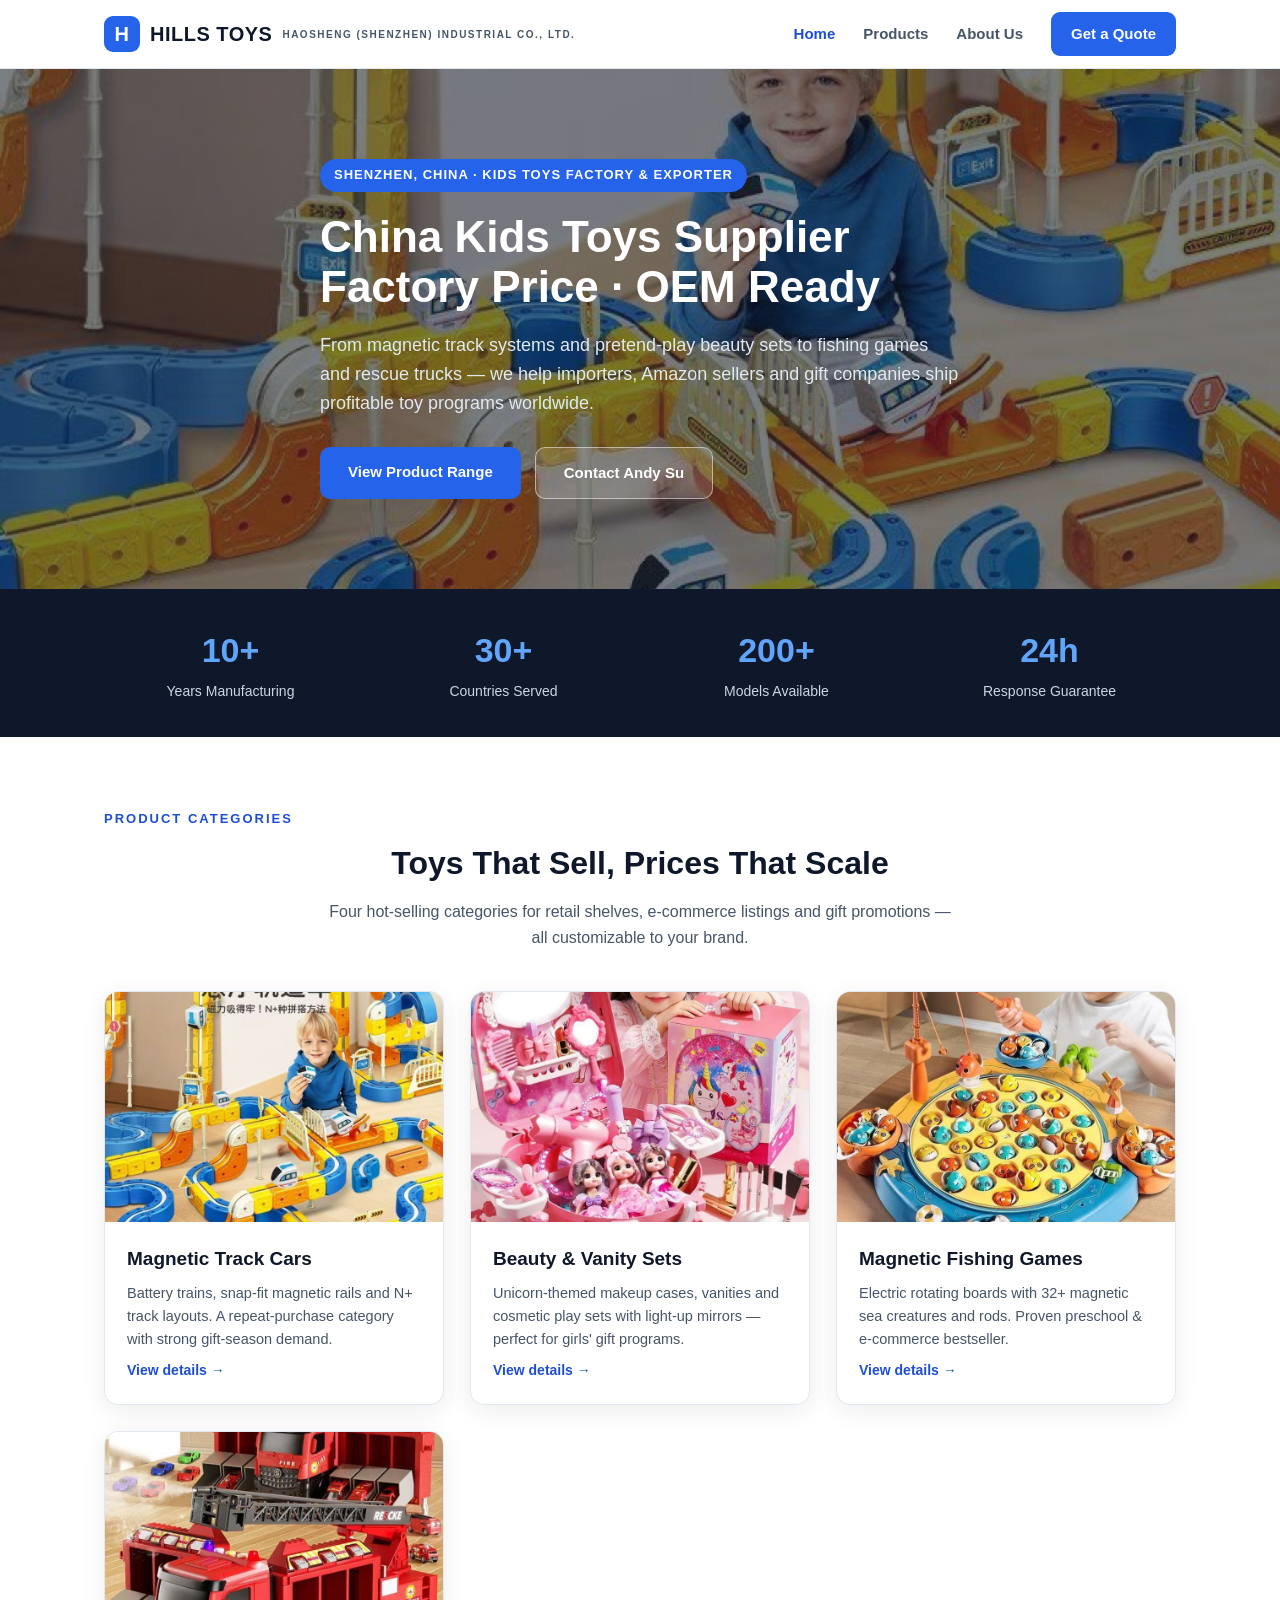
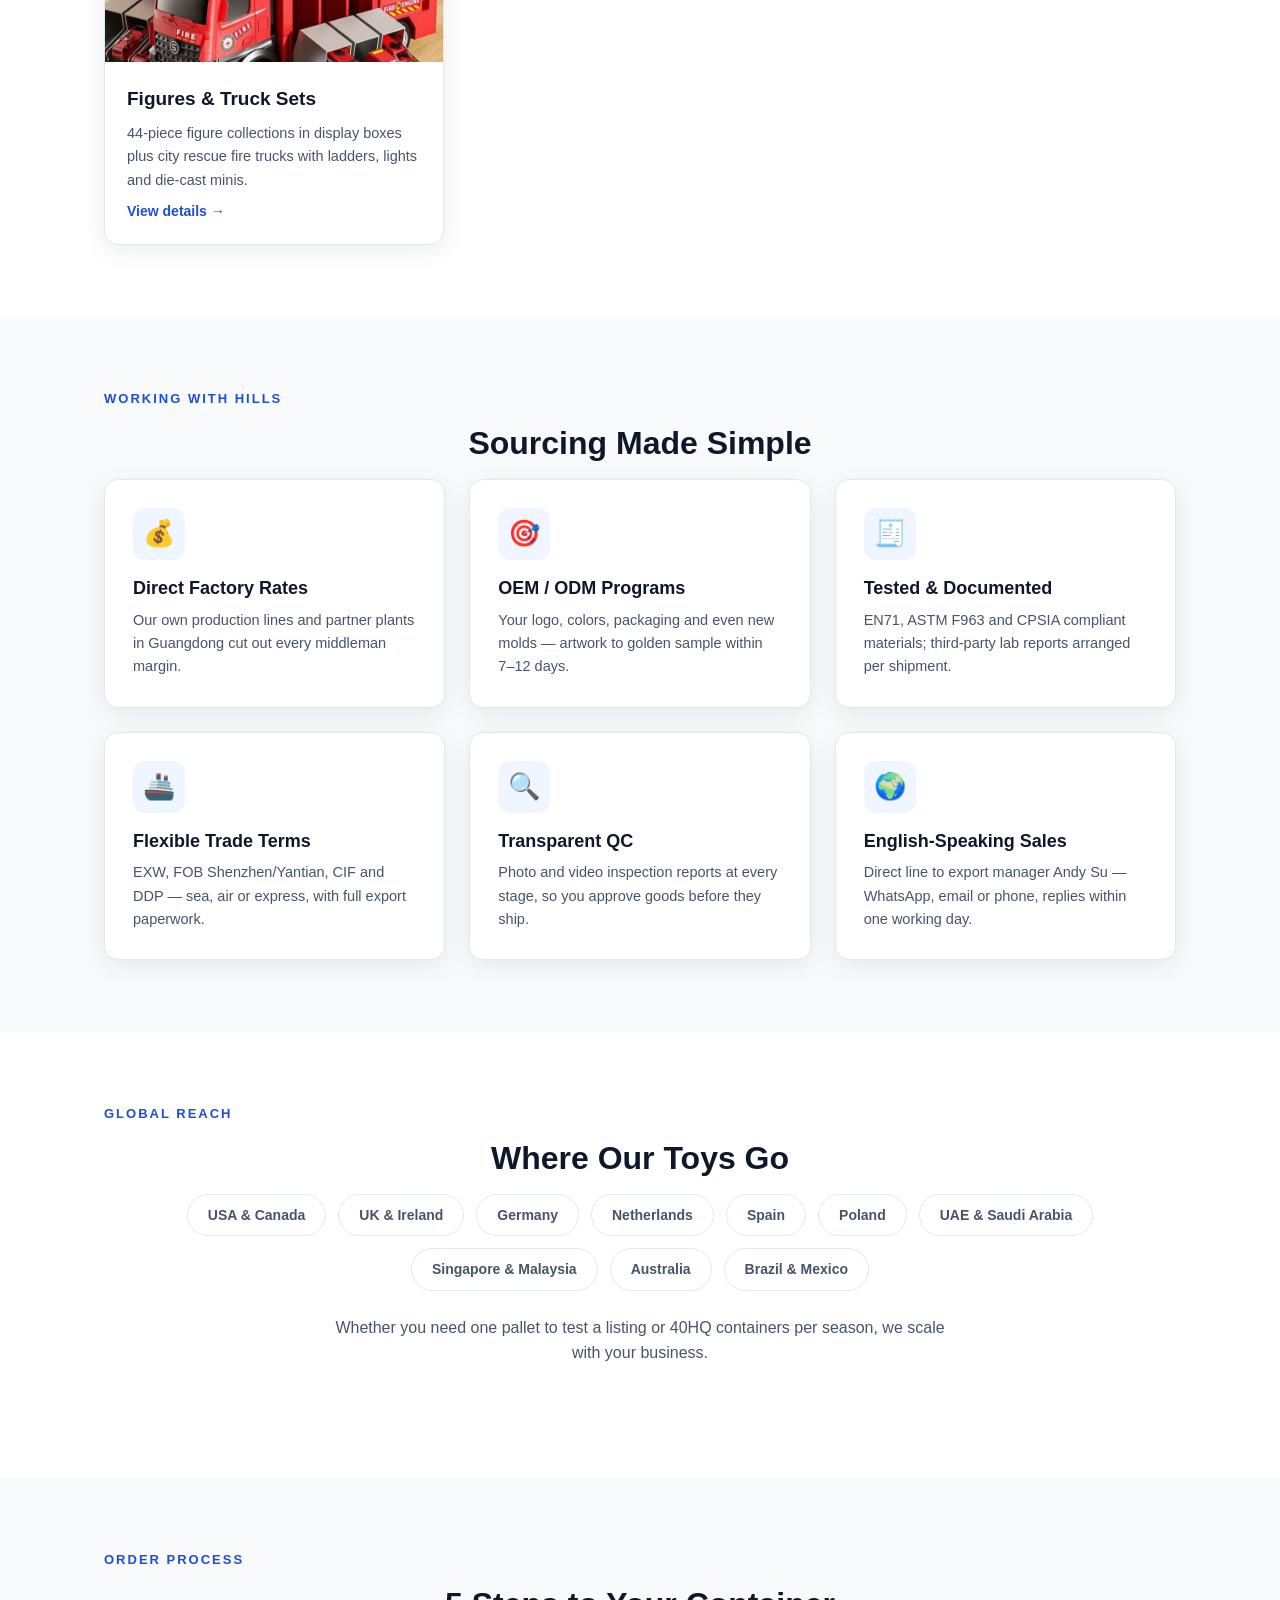
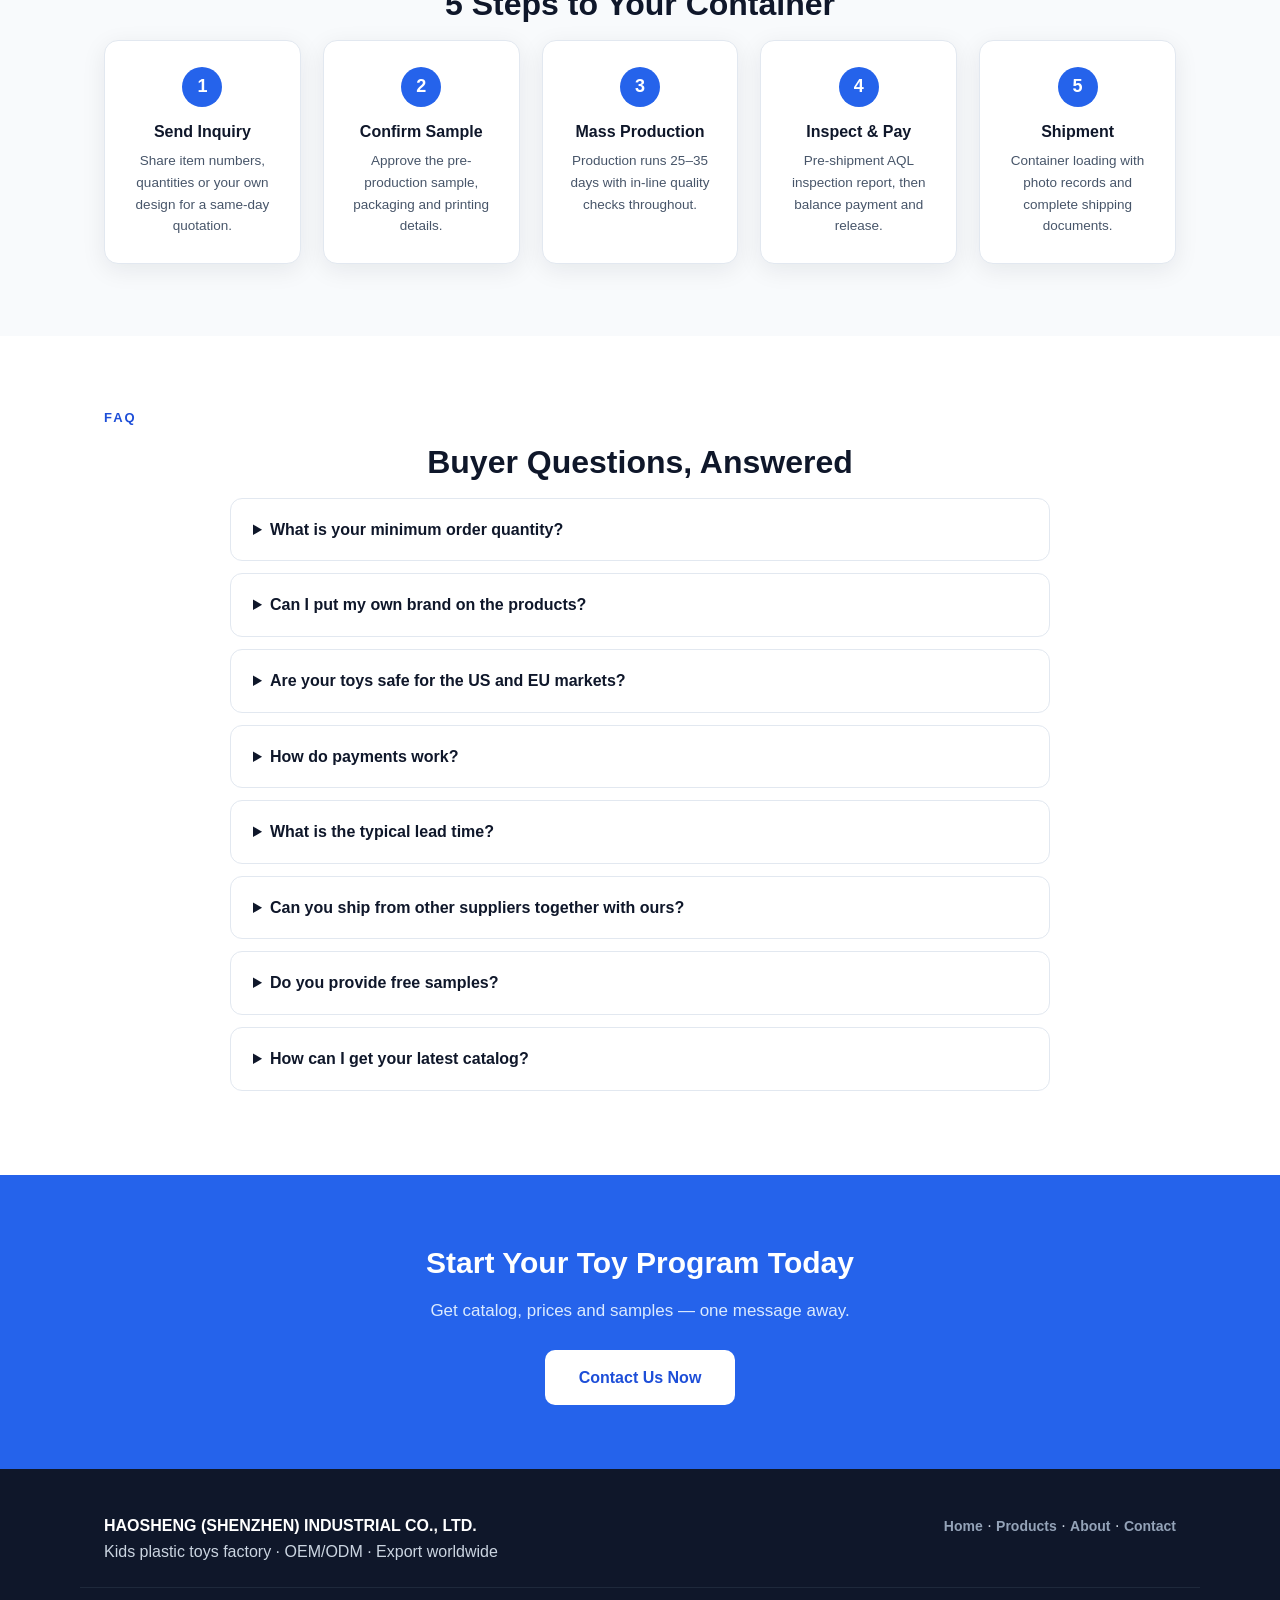
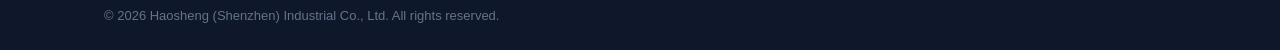
<file: index.html>
<!DOCTYPE html>
<html lang="en">
<head>
<meta charset="UTF-8">
<meta name="viewport" content="width=device-width, initial-scale=1.0">
<title>Kids Toys Wholesale &amp; OEM Supplier | HILLS TOYS — Haosheng (Shenzhen) Industrial Co., Ltd.</title>
<meta name="description" content="Haosheng (Shenzhen) Industrial Co., Ltd. supplies wholesale kids plastic toys: magnetic track car sets, beauty play sets, magnetic fishing games, figure collections and rescue truck playsets. OEM/ODM, factory-direct, export worldwide.">
<link rel="icon" href="data:image/svg+xml,%3Csvg xmlns='http://www.w3.org/2000/svg' viewBox='0 0 32 32'%3E%3Crect width='32' height='32' rx='6' fill='%232563eb'/%3E%3Ctext x='16' y='22' font-size='15' font-family='Arial' font-weight='bold' fill='white' text-anchor='middle'%3EH%3C/text%3E%3C/svg%3E">
<link rel="stylesheet" href="css/style.css">
</head>
<body>

<header class="site-header">
  <div class="container nav-wrap">
    <a href="index.html" class="brand"><span class="brand-mark">H</span> HILLS TOYS <small>HAOSHENG (SHENZHEN) INDUSTRIAL CO., LTD.</small></a>
    <nav class="nav">
      <a href="index.html" class="active">Home</a>
      <a href="products.html">Products</a>
      <a href="about.html">About Us</a>
      <a href="contact.html" class="nav-cta">Get a Quote</a>
    </nav>
  </div>
</header>

<section class="hero" style="background-image:linear-gradient(rgba(15,23,42,.55),rgba(15,23,42,.55)),url('images/magnetic-track.jpg');">
  <div class="container hero-inner">
    <p class="hero-kicker">Shenzhen, China · Kids Toys Factory &amp; Exporter</p>
    <h1>China Kids Toys Supplier<br>Factory Price · OEM Ready</h1>
    <p class="hero-sub">From magnetic track systems and pretend-play beauty sets to fishing games and rescue trucks — we help importers, Amazon sellers and gift companies ship profitable toy programs worldwide.</p>
    <div class="hero-actions">
      <a href="products.html" class="btn btn-primary">View Product Range</a>
      <a href="contact.html" class="btn btn-ghost">Contact Andy Su</a>
    </div>
  </div>
</section>

<section class="stats-bar">
  <div class="container stats-grid">
    <div><strong>10+</strong><span>Years Manufacturing</span></div>
    <div><strong>30+</strong><span>Countries Served</span></div>
    <div><strong>200+</strong><span>Models Available</span></div>
    <div><strong>24h</strong><span>Response Guarantee</span></div>
  </div>
</section>

<section class="section">
  <div class="container">
    <p class="section-kicker">Product Categories</p>
    <h2 class="section-title">Toys That Sell, Prices That Scale</h2>
    <p class="section-sub">Four hot-selling categories for retail shelves, e-commerce listings and gift promotions — all customizable to your brand.</p>
    <div class="card-grid">
      <a class="product-card" href="products.html#magnetic-track">
        <img src="images/magnetic-track.jpg" alt="DIY magnetic track car set for wholesale" loading="lazy">
        <div class="product-card-body">
          <h3>Magnetic Track Cars</h3>
          <p>Battery trains, snap-fit magnetic rails and N+ track layouts. A repeat-purchase category with strong gift-season demand.</p>
          <span class="link-more">View details →</span>
        </div>
      </a>
      <a class="product-card" href="products.html#beauty-sets">
        <img src="images/vanity-case.jpg" alt="Princess vanity beauty play set wholesale" loading="lazy">
        <div class="product-card-body">
          <h3>Beauty &amp; Vanity Sets</h3>
          <p>Unicorn-themed makeup cases, vanities and cosmetic play sets with light-up mirrors — perfect for girls' gift programs.</p>
          <span class="link-more">View details →</span>
        </div>
      </a>
      <a class="product-card" href="products.html#fishing-game">
        <img src="images/fishing-game.jpg" alt="Rotating magnetic fishing game wholesale" loading="lazy">
        <div class="product-card-body">
          <h3>Magnetic Fishing Games</h3>
          <p>Electric rotating boards with 32+ magnetic sea creatures and rods. Proven preschool &amp; e-commerce bestseller.</p>
          <span class="link-more">View details →</span>
        </div>
      </a>
      <a class="product-card" href="products.html#figures-vehicles">
        <img src="images/fire-truck.jpg" alt="Figure collection and fire truck playset wholesale" loading="lazy">
        <div class="product-card-body">
          <h3>Figures &amp; Truck Sets</h3>
          <p>44-piece figure collections in display boxes plus city rescue fire trucks with ladders, lights and die-cast minis.</p>
          <span class="link-more">View details →</span>
        </div>
      </a>
    </div>
  </div>
</section>

<section class="section section-alt">
  <div class="container">
    <p class="section-kicker">Working With Hills</p>
    <h2 class="section-title">Sourcing Made Simple</h2>
    <div class="feature-grid">
      <div class="feature-card"><div class="feature-icon">💰</div><h3>Direct Factory Rates</h3><p>Our own production lines and partner plants in Guangdong cut out every middleman margin.</p></div>
      <div class="feature-card"><div class="feature-icon">🎯</div><h3>OEM / ODM Programs</h3><p>Your logo, colors, packaging and even new molds — artwork to golden sample within 7–12 days.</p></div>
      <div class="feature-card"><div class="feature-icon">🧾</div><h3>Tested &amp; Documented</h3><p>EN71, ASTM F963 and CPSIA compliant materials; third-party lab reports arranged per shipment.</p></div>
      <div class="feature-card"><div class="feature-icon">🚢</div><h3>Flexible Trade Terms</h3><p>EXW, FOB Shenzhen/Yantian, CIF and DDP — sea, air or express, with full export paperwork.</p></div>
      <div class="feature-card"><div class="feature-icon">🔍</div><h3>Transparent QC</h3><p>Photo and video inspection reports at every stage, so you approve goods before they ship.</p></div>
      <div class="feature-card"><div class="feature-icon">🌍</div><h3>English-Speaking Sales</h3><p>Direct line to export manager Andy Su — WhatsApp, email or phone, replies within one working day.</p></div>
    </div>
  </div>
</section>

<section class="section">
  <div class="container">
    <p class="section-kicker">Global Reach</p>
    <h2 class="section-title">Where Our Toys Go</h2>
    <div class="chips">
      <span class="chip">USA &amp; Canada</span><span class="chip">UK &amp; Ireland</span><span class="chip">Germany</span><span class="chip">Netherlands</span><span class="chip">Spain</span><span class="chip">Poland</span><span class="chip">UAE &amp; Saudi Arabia</span><span class="chip">Singapore &amp; Malaysia</span><span class="chip">Australia</span><span class="chip">Brazil &amp; Mexico</span>
    </div>
    <p class="section-sub" style="margin-top:24px;">Whether you need one pallet to test a listing or 40HQ containers per season, we scale with your business.</p>
  </div>
</section>

<section class="section section-alt">
  <div class="container">
    <p class="section-kicker">Order Process</p>
    <h2 class="section-title">5 Steps to Your Container</h2>
    <div class="steps">
      <div class="step"><span class="step-num">1</span><h3>Send Inquiry</h3><p>Share item numbers, quantities or your own design for a same-day quotation.</p></div>
      <div class="step"><span class="step-num">2</span><h3>Confirm Sample</h3><p>Approve the pre-production sample, packaging and printing details.</p></div>
      <div class="step"><span class="step-num">3</span><h3>Mass Production</h3><p>Production runs 25–35 days with in-line quality checks throughout.</p></div>
      <div class="step"><span class="step-num">4</span><h3>Inspect &amp; Pay</h3><p>Pre-shipment AQL inspection report, then balance payment and release.</p></div>
      <div class="step"><span class="step-num">5</span><h3>Shipment</h3><p>Container loading with photo records and complete shipping documents.</p></div>
    </div>
  </div>
</section>

<section class="section">
  <div class="container">
    <p class="section-kicker">FAQ</p>
    <h2 class="section-title">Buyer Questions, Answered</h2>
    <div class="faq">
      <details><summary>What is your minimum order quantity?</summary><p>MOQ starts from 3–10 cartons per item depending on the line. New customers can start with a trial order or a mixed container to test the market.</p></details>
      <details><summary>Can I put my own brand on the products?</summary><p>Yes. We offer logo printing, custom color boxes, blister cards and full ODM development including new tooling. Most OEM orders carry no extra tooling cost above agreed quantities.</p></details>
      <details><summary>Are your toys safe for the US and EU markets?</summary><p>Our materials comply with EN71 (EU), ASTM F963 and CPSIA (US). SGS or Intertek test reports can be arranged for each new item and season.</p></details>
      <details><summary>How do payments work?</summary><p>Standard terms are T/T with 30% deposit and balance against B/L copy. L/C at sight is available for orders above USD 50,000. Alibaba trade assurance is also welcome.</p></details>
      <details><summary>What is the typical lead time?</summary><p>25–35 days after sample approval and deposit. During peak season (August–November) please plan an extra 5–10 days.</p></details>
      <details><summary>Can you ship from other suppliers together with ours?</summary><p>Absolutely. We regularly consolidate goods from multiple factories into one container and prepare a single set of export documents.</p></details>
      <details><summary>Do you provide free samples?</summary><p>Stock samples are free — you only pay the courier cost. Customized samples are quoted based on printing or tooling work.</p></details>
      <details><summary>How can I get your latest catalog?</summary><p>Email andy@hillstoys.cn or message us on WhatsApp — we will send the full catalog with FOB prices and packing details within 24 hours.</p></details>
    </div>
  </div>
</section>

<section class="cta-band">
  <div class="container cta-inner">
    <h2>Start Your Toy Program Today</h2>
    <p>Get catalog, prices and samples — one message away.</p>
    <a href="contact.html" class="btn btn-primary btn-lg">Contact Us Now</a>
  </div>
</section>

<footer class="site-footer">
  <div class="container footer-wrap">
    <div>
      <strong>HAOSHENG (SHENZHEN) INDUSTRIAL CO., LTD.</strong>
      <p>Kids plastic toys factory · OEM/ODM · Export worldwide</p>
    </div>
    <div class="footer-links">
      <a href="index.html">Home</a> · <a href="products.html">Products</a> · <a href="about.html">About</a> · <a href="contact.html">Contact</a>
    </div>
  </div>
  <div class="container copyright">© 2026 Haosheng (Shenzhen) Industrial Co., Ltd. All rights reserved.</div>
</footer>

<script src="js/main.js"></script>
</body>
</html>
</file>
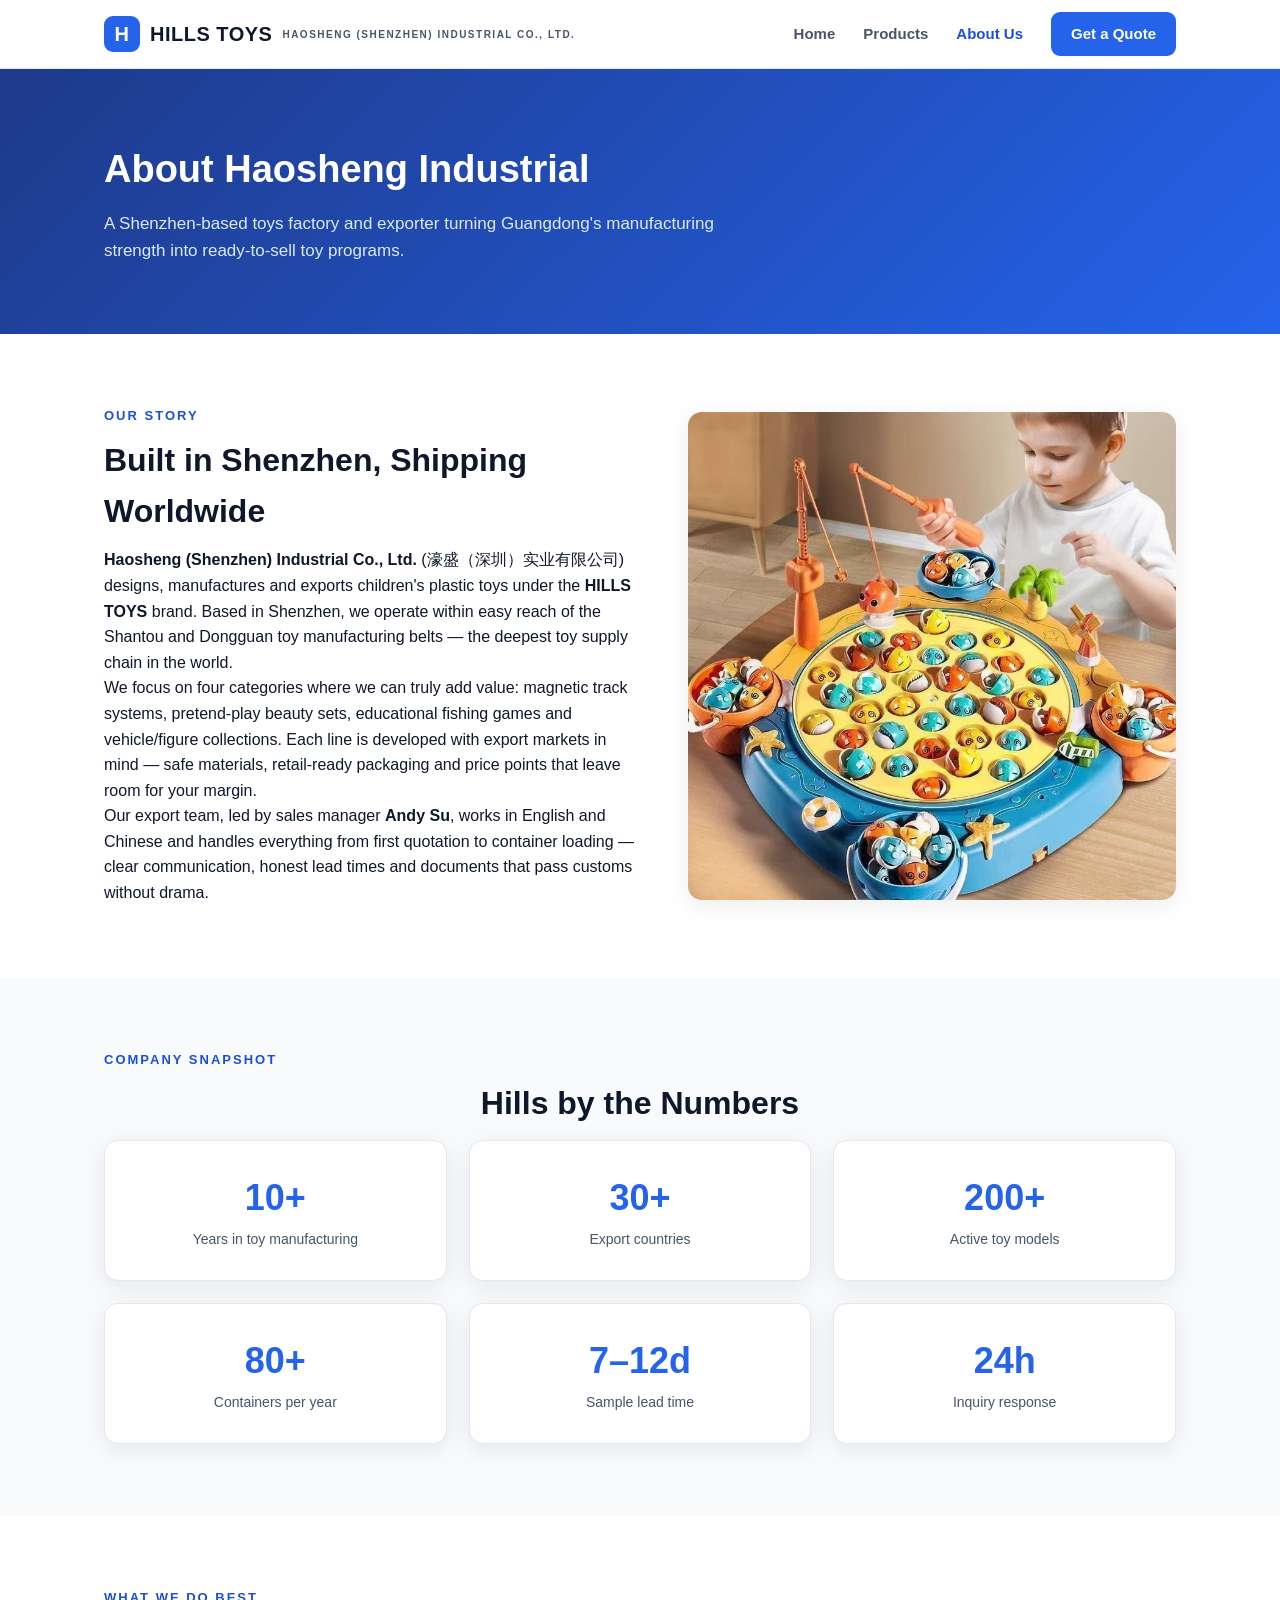
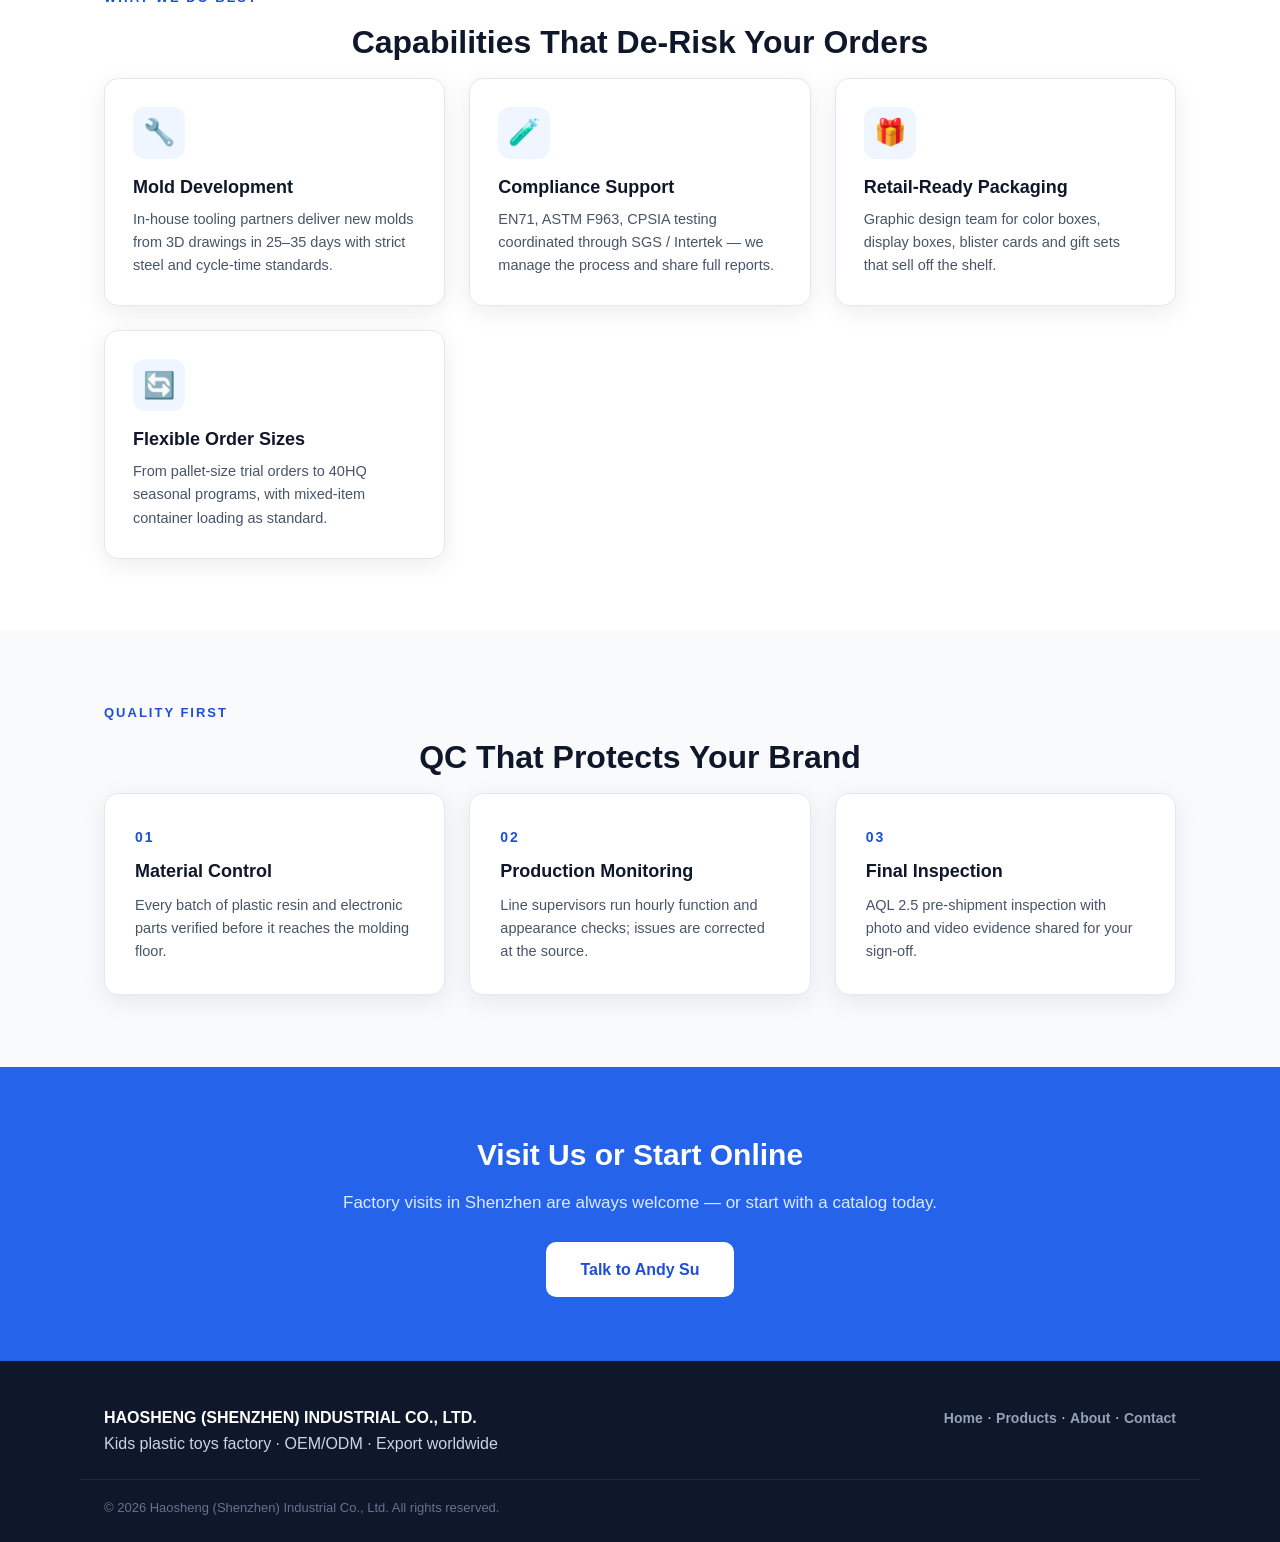
<file: about.html>
<!DOCTYPE html>
<html lang="en">
<head>
<meta charset="UTF-8">
<meta name="viewport" content="width=device-width, initial-scale=1.0">
<title>About HILLS TOYS | Haosheng (Shenzhen) Industrial Co., Ltd. — Kids Toys Factory</title>
<meta name="description" content="Haosheng (Shenzhen) Industrial Co., Ltd. (濠盛实业) is a Shenzhen-based kids toys manufacturer and exporter offering magnetic track cars, beauty play sets, fishing games, figure collections and truck sets with OEM/ODM service to buyers in 30+ countries.">
<link rel="icon" href="data:image/svg+xml,%3Csvg xmlns='http://www.w3.org/2000/svg' viewBox='0 0 32 32'%3E%3Crect width='32' height='32' rx='6' fill='%232563eb'/%3E%3Ctext x='16' y='22' font-size='15' font-family='Arial' font-weight='bold' fill='white' text-anchor='middle'%3EH%3C/text%3E%3C/svg%3E">
<link rel="stylesheet" href="css/style.css">
</head>
<body>

<header class="site-header">
  <div class="container nav-wrap">
    <a href="index.html" class="brand"><span class="brand-mark">H</span> HILLS TOYS <small>HAOSHENG (SHENZHEN) INDUSTRIAL CO., LTD.</small></a>
    <nav class="nav">
      <a href="index.html">Home</a>
      <a href="products.html">Products</a>
      <a href="about.html" class="active">About Us</a>
      <a href="contact.html" class="nav-cta">Get a Quote</a>
    </nav>
  </div>
</header>

<section class="page-hero">
  <div class="container">
    <h1>About Haosheng Industrial</h1>
    <p>A Shenzhen-based toys factory and exporter turning Guangdong's manufacturing strength into ready-to-sell toy programs.</p>
  </div>
</section>

<section class="section">
  <div class="container split">
    <div>
      <p class="section-kicker">Our Story</p>
      <h2 class="section-title" style="text-align:left;">Built in Shenzhen, Shipping Worldwide</h2>
      <p><strong>Haosheng (Shenzhen) Industrial Co., Ltd.</strong> (濠盛（深圳）实业有限公司) designs, manufactures and exports children's plastic toys under the <strong>HILLS TOYS</strong> brand. Based in Shenzhen, we operate within easy reach of the Shantou and Dongguan toy manufacturing belts — the deepest toy supply chain in the world.</p>
      <p>We focus on four categories where we can truly add value: magnetic track systems, pretend-play beauty sets, educational fishing games and vehicle/figure collections. Each line is developed with export markets in mind — safe materials, retail-ready packaging and price points that leave room for your margin.</p>
      <p>Our export team, led by sales manager <strong>Andy Su</strong>, works in English and Chinese and handles everything from first quotation to container loading — clear communication, honest lead times and documents that pass customs without drama.</p>
    </div>
    <img class="split-img" src="images/fishing-game.jpg" alt="Fishing game manufactured by Hills Toys" loading="lazy">
  </div>
</section>

<section class="section section-alt">
  <div class="container">
    <p class="section-kicker">Company Snapshot</p>
    <h2 class="section-title">Hills by the Numbers</h2>
    <div class="num-grid">
      <div class="num-card"><strong>10+</strong><span>Years in toy manufacturing</span></div>
      <div class="num-card"><strong>30+</strong><span>Export countries</span></div>
      <div class="num-card"><strong>200+</strong><span>Active toy models</span></div>
      <div class="num-card"><strong>80+</strong><span>Containers per year</span></div>
      <div class="num-card"><strong>7–12d</strong><span>Sample lead time</span></div>
      <div class="num-card"><strong>24h</strong><span>Inquiry response</span></div>
    </div>
  </div>
</section>

<section class="section">
  <div class="container">
    <p class="section-kicker">What We Do Best</p>
    <h2 class="section-title">Capabilities That De-Risk Your Orders</h2>
    <div class="feature-grid">
      <div class="feature-card"><div class="feature-icon">🔧</div><h3>Mold Development</h3><p>In-house tooling partners deliver new molds from 3D drawings in 25–35 days with strict steel and cycle-time standards.</p></div>
      <div class="feature-card"><div class="feature-icon">🧪</div><h3>Compliance Support</h3><p>EN71, ASTM F963, CPSIA testing coordinated through SGS / Intertek — we manage the process and share full reports.</p></div>
      <div class="feature-card"><div class="feature-icon">🎁</div><h3>Retail-Ready Packaging</h3><p>Graphic design team for color boxes, display boxes, blister cards and gift sets that sell off the shelf.</p></div>
      <div class="feature-card"><div class="feature-icon">🔄</div><h3>Flexible Order Sizes</h3><p>From pallet-size trial orders to 40HQ seasonal programs, with mixed-item container loading as standard.</p></div>
    </div>
  </div>
</section>

<section class="section section-alt">
  <div class="container">
    <p class="section-kicker">Quality First</p>
    <h2 class="section-title">QC That Protects Your Brand</h2>
    <div class="qc-grid">
      <div class="qc-card"><span class="qc-num">01</span><h3>Material Control</h3><p>Every batch of plastic resin and electronic parts verified before it reaches the molding floor.</p></div>
      <div class="qc-card"><span class="qc-num">02</span><h3>Production Monitoring</h3><p>Line supervisors run hourly function and appearance checks; issues are corrected at the source.</p></div>
      <div class="qc-card"><span class="qc-num">03</span><h3>Final Inspection</h3><p>AQL 2.5 pre-shipment inspection with photo and video evidence shared for your sign-off.</p></div>
    </div>
  </div>
</section>

<section class="cta-band">
  <div class="container cta-inner">
    <h2>Visit Us or Start Online</h2>
    <p>Factory visits in Shenzhen are always welcome — or start with a catalog today.</p>
    <a href="contact.html" class="btn btn-primary btn-lg">Talk to Andy Su</a>
  </div>
</section>

<footer class="site-footer">
  <div class="container footer-wrap">
    <div>
      <strong>HAOSHENG (SHENZHEN) INDUSTRIAL CO., LTD.</strong>
      <p>Kids plastic toys factory · OEM/ODM · Export worldwide</p>
    </div>
    <div class="footer-links">
      <a href="index.html">Home</a> · <a href="products.html">Products</a> · <a href="about.html">About</a> · <a href="contact.html">Contact</a>
    </div>
  </div>
  <div class="container copyright">© 2026 Haosheng (Shenzhen) Industrial Co., Ltd. All rights reserved.</div>
</footer>

<script src="js/main.js"></script>
</body>
</html>
</file>
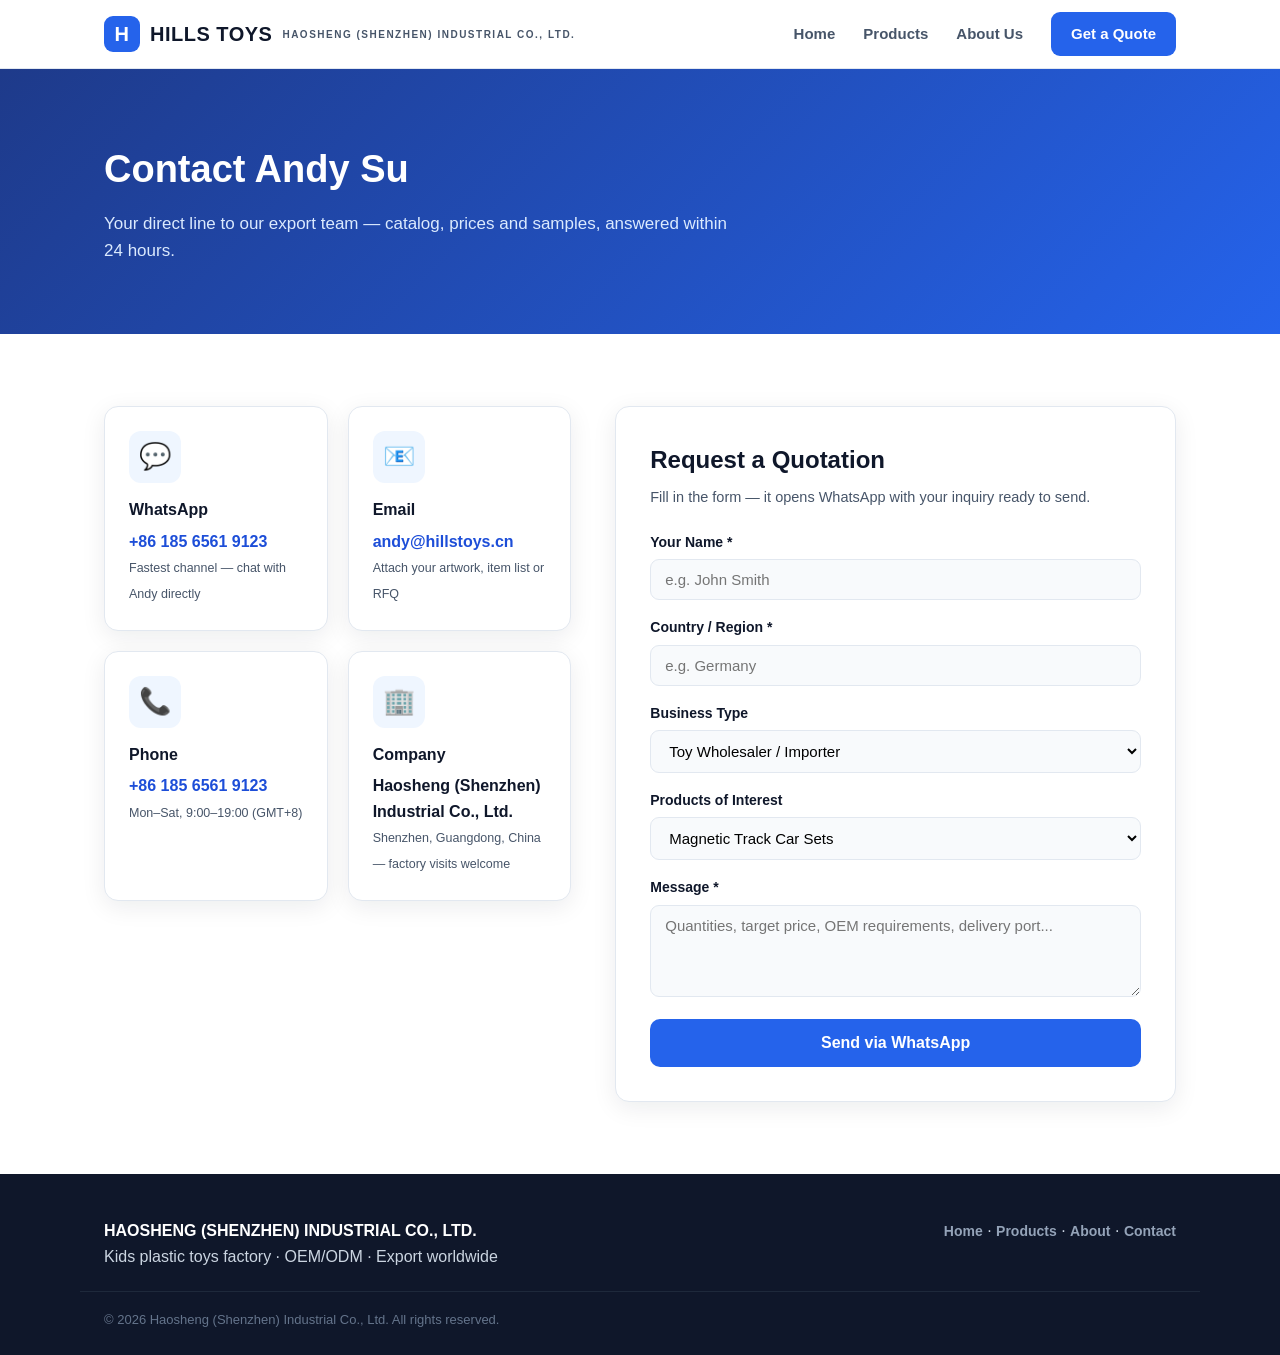
<file: contact.html>
<!DOCTYPE html>
<html lang="en">
<head>
<meta charset="UTF-8">
<meta name="viewport" content="width=device-width, initial-scale=1.0">
<title>Contact HILLS TOYS | Wholesale Inquiry — Haosheng (Shenzhen) Industrial Co., Ltd.</title>
<meta name="description" content="Contact Haosheng (Shenzhen) Industrial Co., Ltd. — export manager Andy Su. WhatsApp +86 185 6561 9123, email andy@hillstoys.cn. Wholesale kids toys quotations, OEM/ODM projects and catalog requests answered within 24 hours.">
<link rel="icon" href="data:image/svg+xml,%3Csvg xmlns='http://www.w3.org/2000/svg' viewBox='0 0 32 32'%3E%3Crect width='32' height='32' rx='6' fill='%232563eb'/%3E%3Ctext x='16' y='22' font-size='15' font-family='Arial' font-weight='bold' fill='white' text-anchor='middle'%3EH%3C/text%3E%3C/svg%3E">
<link rel="stylesheet" href="css/style.css">
</head>
<body>

<header class="site-header">
  <div class="container nav-wrap">
    <a href="index.html" class="brand"><span class="brand-mark">H</span> HILLS TOYS <small>HAOSHENG (SHENZHEN) INDUSTRIAL CO., LTD.</small></a>
    <nav class="nav">
      <a href="index.html">Home</a>
      <a href="products.html">Products</a>
      <a href="about.html">About Us</a>
      <a href="contact.html" class="nav-cta">Get a Quote</a>
    </nav>
  </div>
</header>

<section class="page-hero">
  <div class="container">
    <h1>Contact Andy Su</h1>
    <p>Your direct line to our export team — catalog, prices and samples, answered within 24 hours.</p>
  </div>
</section>

<section class="section">
  <div class="container contact-grid">
    <div class="contact-cards">
      <div class="contact-card">
        <div class="feature-icon">💬</div>
        <h3>WhatsApp</h3>
        <p><a href="https://wa.me/8618565619123" target="_blank" rel="noopener">+86 185 6561 9123</a></p>
        <small>Fastest channel — chat with Andy directly</small>
      </div>
      <div class="contact-card">
        <div class="feature-icon">📧</div>
        <h3>Email</h3>
        <p><a href="mailto:andy@hillstoys.cn">andy@hillstoys.cn</a></p>
        <small>Attach your artwork, item list or RFQ</small>
      </div>
      <div class="contact-card">
        <div class="feature-icon">📞</div>
        <h3>Phone</h3>
        <p><a href="tel:+8618565619123">+86 185 6561 9123</a></p>
        <small>Mon–Sat, 9:00–19:00 (GMT+8)</small>
      </div>
      <div class="contact-card">
        <div class="feature-icon">🏢</div>
        <h3>Company</h3>
        <p>Haosheng (Shenzhen) Industrial Co., Ltd.</p>
        <small>Shenzhen, Guangdong, China — factory visits welcome</small>
      </div>
    </div>

    <div class="contact-form-wrap">
      <h2>Request a Quotation</h2>
      <p>Fill in the form — it opens WhatsApp with your inquiry ready to send.</p>
      <form id="inquiry-form" class="contact-form">
        <label>Your Name *
          <input type="text" name="name" required placeholder="e.g. John Smith">
        </label>
        <label>Country / Region *
          <input type="text" name="country" required placeholder="e.g. Germany">
        </label>
        <label>Business Type
          <select name="type">
            <option>Toy Wholesaler / Importer</option>
            <option>Retail Chain / Store</option>
            <option>E-commerce Seller</option>
            <option>Promotional Gifts Company</option>
            <option>Other</option>
          </select>
        </label>
        <label>Products of Interest
          <select name="product">
            <option>Magnetic Track Car Sets</option>
            <option>Beauty &amp; Vanity Play Sets</option>
            <option>Magnetic Fishing Games</option>
            <option>Hero Figure Sets</option>
            <option>Fire Truck / Vehicle Sets</option>
            <option>Full Catalog / Multiple Items</option>
          </select>
        </label>
        <label>Message *
          <textarea name="message" rows="4" required placeholder="Quantities, target price, OEM requirements, delivery port..."></textarea>
        </label>
        <button type="submit" class="btn btn-primary btn-lg">Send via WhatsApp</button>
      </form>
    </div>
  </div>
</section>

<footer class="site-footer">
  <div class="container footer-wrap">
    <div>
      <strong>HAOSHENG (SHENZHEN) INDUSTRIAL CO., LTD.</strong>
      <p>Kids plastic toys factory · OEM/ODM · Export worldwide</p>
    </div>
    <div class="footer-links">
      <a href="index.html">Home</a> · <a href="products.html">Products</a> · <a href="about.html">About</a> · <a href="contact.html">Contact</a>
    </div>
  </div>
  <div class="container copyright">© 2026 Haosheng (Shenzhen) Industrial Co., Ltd. All rights reserved.</div>
</footer>

<script src="js/main.js"></script>
</body>
</html>
</file>
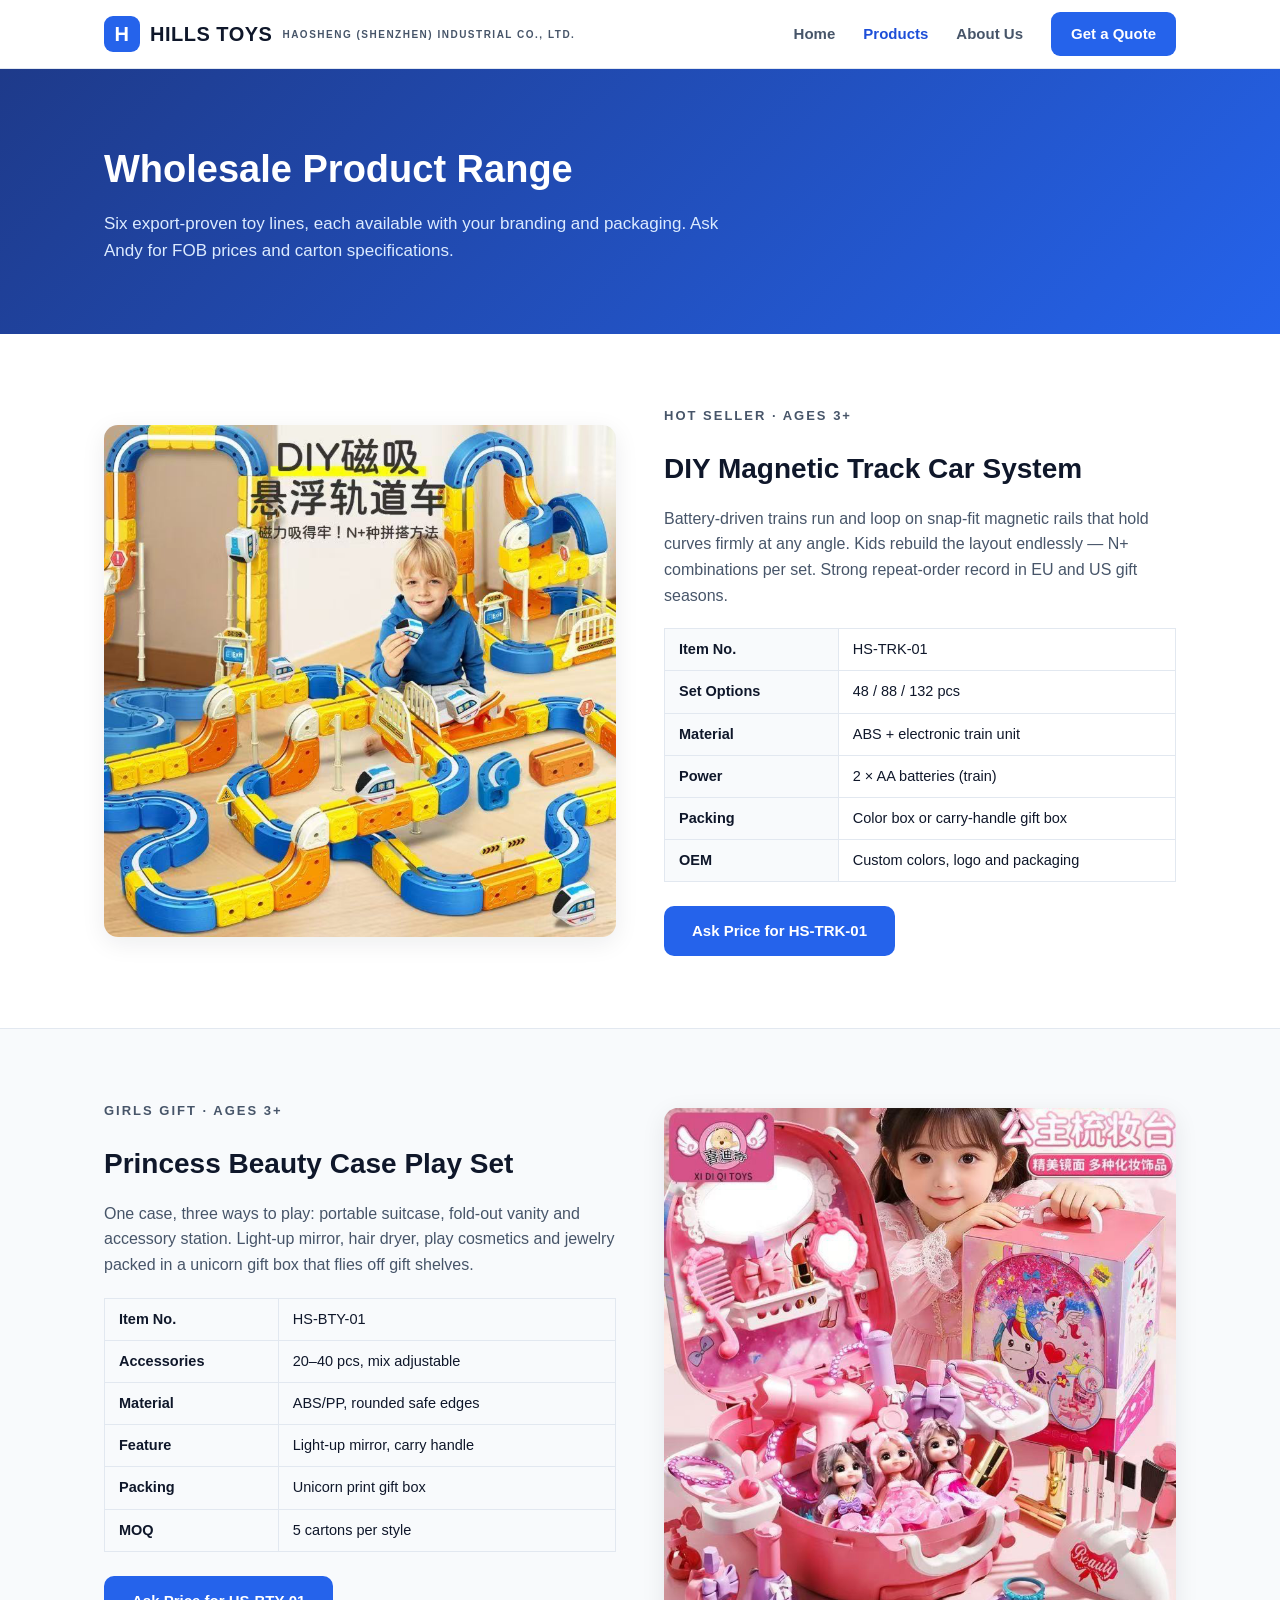
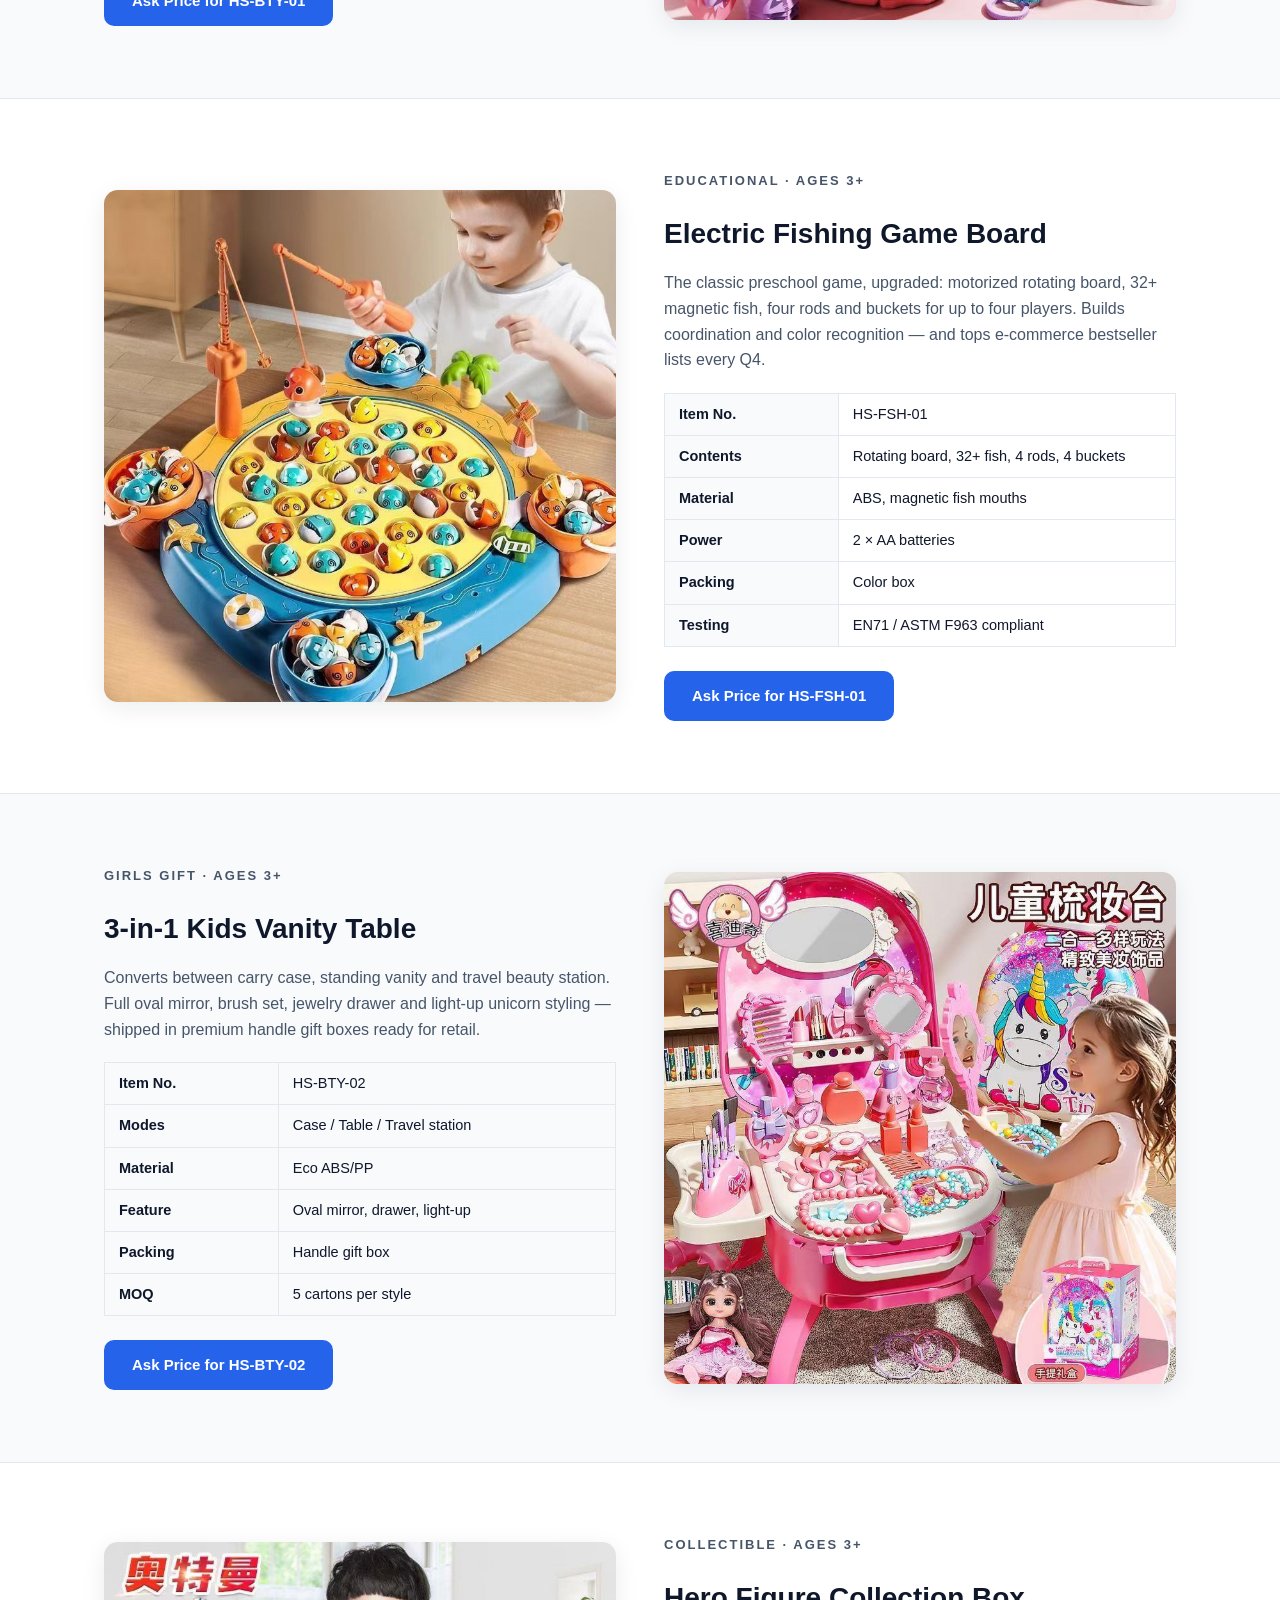
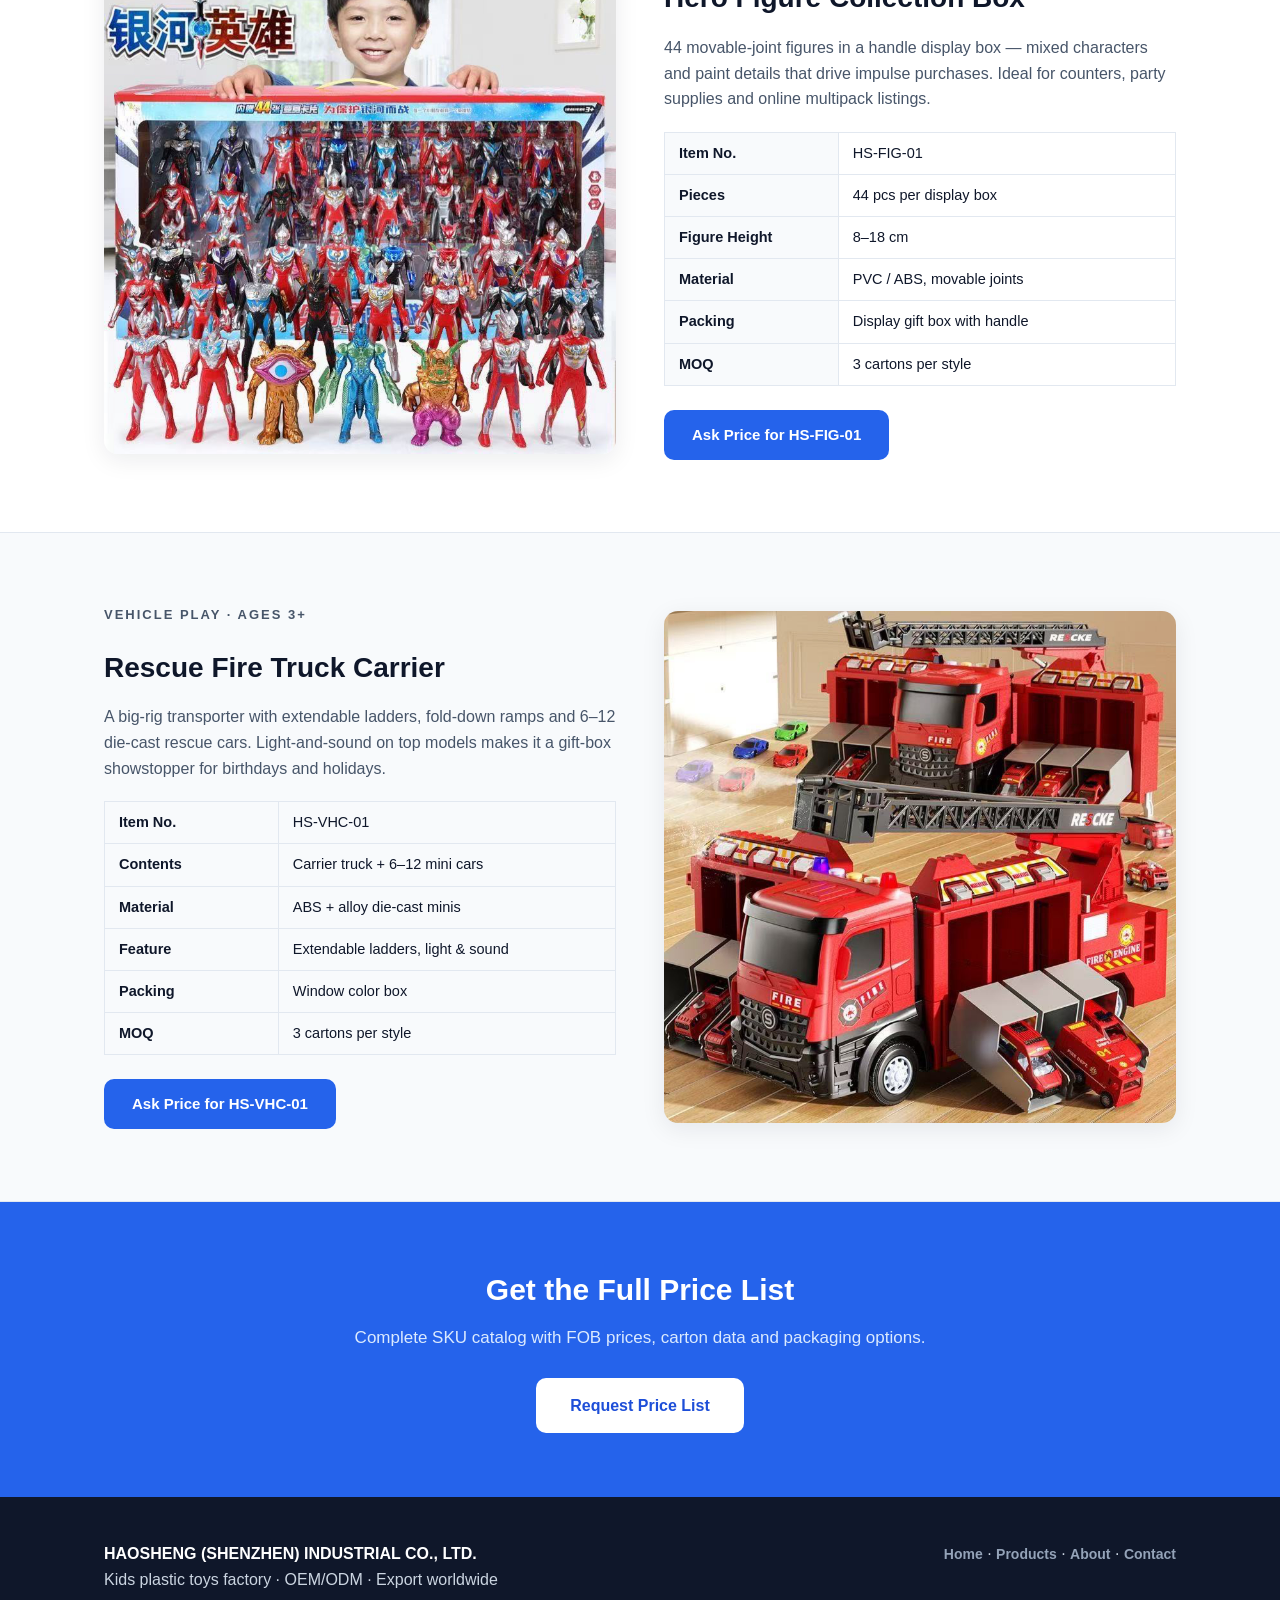
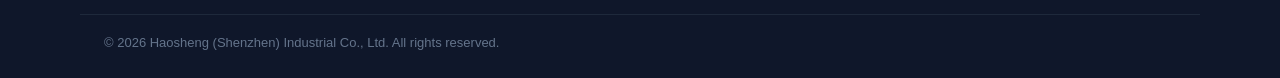
<file: products.html>
<!DOCTYPE html>
<html lang="en">
<head>
<meta charset="UTF-8">
<meta name="viewport" content="width=device-width, initial-scale=1.0">
<title>Wholesale Kids Toys Catalog | Haosheng (Shenzhen) Industrial Co., Ltd. — HILLS TOYS</title>
<meta name="description" content="Browse wholesale toy lines: DIY magnetic track car sets, princess beauty cases, 3-in-1 vanity tables, rotating fishing games, figure collections and rescue fire truck sets. OEM branding and custom packaging available.">
<link rel="icon" href="data:image/svg+xml,%3Csvg xmlns='http://www.w3.org/2000/svg' viewBox='0 0 32 32'%3E%3Crect width='32' height='32' rx='6' fill='%232563eb'/%3E%3Ctext x='16' y='22' font-size='15' font-family='Arial' font-weight='bold' fill='white' text-anchor='middle'%3EH%3C/text%3E%3C/svg%3E">
<link rel="stylesheet" href="css/style.css">
</head>
<body>

<header class="site-header">
  <div class="container nav-wrap">
    <a href="index.html" class="brand"><span class="brand-mark">H</span> HILLS TOYS <small>HAOSHENG (SHENZHEN) INDUSTRIAL CO., LTD.</small></a>
    <nav class="nav">
      <a href="index.html">Home</a>
      <a href="products.html" class="active">Products</a>
      <a href="about.html">About Us</a>
      <a href="contact.html" class="nav-cta">Get a Quote</a>
    </nav>
  </div>
</header>

<section class="page-hero">
  <div class="container">
    <h1>Wholesale Product Range</h1>
    <p>Six export-proven toy lines, each available with your branding and packaging. Ask Andy for FOB prices and carton specifications.</p>
  </div>
</section>

<!-- ============ Magnetic Track Car ============ -->
<section class="section product-section" id="magnetic-track">
  <div class="container product-split">
    <img src="images/magnetic-track.jpg" alt="Wholesale DIY magnetic track car set">
    <div class="product-info">
      <p class="section-kicker">Hot Seller · Ages 3+</p>
      <h2>DIY Magnetic Track Car System</h2>
      <p>Battery-driven trains run and loop on snap-fit magnetic rails that hold curves firmly at any angle. Kids rebuild the layout endlessly — N+ combinations per set. Strong repeat-order record in EU and US gift seasons.</p>
      <table class="spec">
        <tr><th>Item No.</th><td>HS-TRK-01</td></tr>
        <tr><th>Set Options</th><td>48 / 88 / 132 pcs</td></tr>
        <tr><th>Material</th><td>ABS + electronic train unit</td></tr>
        <tr><th>Power</th><td>2 × AA batteries (train)</td></tr>
        <tr><th>Packing</th><td>Color box or carry-handle gift box</td></tr>
        <tr><th>OEM</th><td>Custom colors, logo and packaging</td></tr>
      </table>
      <a href="contact.html" class="btn btn-primary">Ask Price for HS-TRK-01</a>
    </div>
  </div>
</section>

<!-- ============ Beauty Case ============ -->
<section class="section section-alt product-section" id="beauty-sets">
  <div class="container product-split reverse">
    <img src="images/vanity-case.jpg" alt="Wholesale princess beauty case play set">
    <div class="product-info">
      <p class="section-kicker">Girls Gift · Ages 3+</p>
      <h2>Princess Beauty Case Play Set</h2>
      <p>One case, three ways to play: portable suitcase, fold-out vanity and accessory station. Light-up mirror, hair dryer, play cosmetics and jewelry packed in a unicorn gift box that flies off gift shelves.</p>
      <table class="spec">
        <tr><th>Item No.</th><td>HS-BTY-01</td></tr>
        <tr><th>Accessories</th><td>20–40 pcs, mix adjustable</td></tr>
        <tr><th>Material</th><td>ABS/PP, rounded safe edges</td></tr>
        <tr><th>Feature</th><td>Light-up mirror, carry handle</td></tr>
        <tr><th>Packing</th><td>Unicorn print gift box</td></tr>
        <tr><th>MOQ</th><td>5 cartons per style</td></tr>
      </table>
      <a href="contact.html" class="btn btn-primary">Ask Price for HS-BTY-01</a>
    </div>
  </div>
</section>

<!-- ============ Fishing Game ============ -->
<section class="section product-section" id="fishing-game">
  <div class="container product-split">
    <img src="images/fishing-game.jpg" alt="Wholesale rotating magnetic fishing game">
    <div class="product-info">
      <p class="section-kicker">Educational · Ages 3+</p>
      <h2>Electric Fishing Game Board</h2>
      <p>The classic preschool game, upgraded: motorized rotating board, 32+ magnetic fish, four rods and buckets for up to four players. Builds coordination and color recognition — and tops e-commerce bestseller lists every Q4.</p>
      <table class="spec">
        <tr><th>Item No.</th><td>HS-FSH-01</td></tr>
        <tr><th>Contents</th><td>Rotating board, 32+ fish, 4 rods, 4 buckets</td></tr>
        <tr><th>Material</th><td>ABS, magnetic fish mouths</td></tr>
        <tr><th>Power</th><td>2 × AA batteries</td></tr>
        <tr><th>Packing</th><td>Color box</td></tr>
        <tr><th>Testing</th><td>EN71 / ASTM F963 compliant</td></tr>
      </table>
      <a href="contact.html" class="btn btn-primary">Ask Price for HS-FSH-01</a>
    </div>
  </div>
</section>

<!-- ============ Vanity Table ============ -->
<section class="section section-alt product-section" id="vanity-table">
  <div class="container product-split reverse">
    <img src="images/vanity-table.jpg" alt="Wholesale 3-in-1 children vanity table set">
    <div class="product-info">
      <p class="section-kicker">Girls Gift · Ages 3+</p>
      <h2>3-in-1 Kids Vanity Table</h2>
      <p>Converts between carry case, standing vanity and travel beauty station. Full oval mirror, brush set, jewelry drawer and light-up unicorn styling — shipped in premium handle gift boxes ready for retail.</p>
      <table class="spec">
        <tr><th>Item No.</th><td>HS-BTY-02</td></tr>
        <tr><th>Modes</th><td>Case / Table / Travel station</td></tr>
        <tr><th>Material</th><td>Eco ABS/PP</td></tr>
        <tr><th>Feature</th><td>Oval mirror, drawer, light-up</td></tr>
        <tr><th>Packing</th><td>Handle gift box</td></tr>
        <tr><th>MOQ</th><td>5 cartons per style</td></tr>
      </table>
      <a href="contact.html" class="btn btn-primary">Ask Price for HS-BTY-02</a>
    </div>
  </div>
</section>

<!-- ============ Figures ============ -->
<section class="section product-section" id="figures-vehicles">
  <div class="container product-split">
    <img src="images/action-figures.jpg" alt="Wholesale hero figure collection display box">
    <div class="product-info">
      <p class="section-kicker">Collectible · Ages 3+</p>
      <h2>Hero Figure Collection Box</h2>
      <p>44 movable-joint figures in a handle display box — mixed characters and paint details that drive impulse purchases. Ideal for counters, party supplies and online multipack listings.</p>
      <table class="spec">
        <tr><th>Item No.</th><td>HS-FIG-01</td></tr>
        <tr><th>Pieces</th><td>44 pcs per display box</td></tr>
        <tr><th>Figure Height</th><td>8–18 cm</td></tr>
        <tr><th>Material</th><td>PVC / ABS, movable joints</td></tr>
        <tr><th>Packing</th><td>Display gift box with handle</td></tr>
        <tr><th>MOQ</th><td>3 cartons per style</td></tr>
      </table>
      <a href="contact.html" class="btn btn-primary">Ask Price for HS-FIG-01</a>
    </div>
  </div>
</section>

<!-- ============ Fire Truck ============ -->
<section class="section section-alt product-section" id="fire-truck">
  <div class="container product-split reverse">
    <img src="images/fire-truck.jpg" alt="Wholesale rescue fire truck carrier toy set">
    <div class="product-info">
      <p class="section-kicker">Vehicle Play · Ages 3+</p>
      <h2>Rescue Fire Truck Carrier</h2>
      <p>A big-rig transporter with extendable ladders, fold-down ramps and 6–12 die-cast rescue cars. Light-and-sound on top models makes it a gift-box showstopper for birthdays and holidays.</p>
      <table class="spec">
        <tr><th>Item No.</th><td>HS-VHC-01</td></tr>
        <tr><th>Contents</th><td>Carrier truck + 6–12 mini cars</td></tr>
        <tr><th>Material</th><td>ABS + alloy die-cast minis</td></tr>
        <tr><th>Feature</th><td>Extendable ladders, light &amp; sound</td></tr>
        <tr><th>Packing</th><td>Window color box</td></tr>
        <tr><th>MOQ</th><td>3 cartons per style</td></tr>
      </table>
      <a href="contact.html" class="btn btn-primary">Ask Price for HS-VHC-01</a>
    </div>
  </div>
</section>

<section class="cta-band">
  <div class="container cta-inner">
    <h2>Get the Full Price List</h2>
    <p>Complete SKU catalog with FOB prices, carton data and packaging options.</p>
    <a href="contact.html" class="btn btn-primary btn-lg">Request Price List</a>
  </div>
</section>

<footer class="site-footer">
  <div class="container footer-wrap">
    <div>
      <strong>HAOSHENG (SHENZHEN) INDUSTRIAL CO., LTD.</strong>
      <p>Kids plastic toys factory · OEM/ODM · Export worldwide</p>
    </div>
    <div class="footer-links">
      <a href="index.html">Home</a> · <a href="products.html">Products</a> · <a href="about.html">About</a> · <a href="contact.html">Contact</a>
    </div>
  </div>
  <div class="container copyright">© 2026 Haosheng (Shenzhen) Industrial Co., Ltd. All rights reserved.</div>
</footer>

<script src="js/main.js"></script>
</body>
</html>
</file>
<file: css/style.css>
/* ================= Hills Toys (濠盛) — B2B Site ================= */
:root{
  --blue:#2563eb;
  --blue-dark:#1d4ed8;
  --orange:#f97316;
  --orange-dark:#ea580c;
  --ink:#0f172a;
  --slate:#475569;
  --line:#e2e8f0;
  --bg-alt:#f8fafc;
  --white:#ffffff;
  --radius:14px;
  --shadow:0 6px 24px rgba(15,23,42,.08);
}
*{margin:0;padding:0;box-sizing:border-box;}
html{scroll-behavior:smooth;}
body{
  font-family:-apple-system,BlinkMacSystemFont,"Segoe UI","PingFang SC","Hiragino Sans GB","Microsoft YaHei",Helvetica,Arial,sans-serif;
  color:var(--ink);background:var(--white);line-height:1.6;
  -webkit-font-smoothing:antialiased;
}
img{max-width:100%;display:block;}
a{color:var(--blue-dark);text-decoration:none;}
.container{max-width:1120px;margin:0 auto;padding:0 24px;}
.section{padding:72px 0;}
.section-alt{background:var(--bg-alt);}

/* ---------- Header ---------- */
.site-header{
  position:sticky;top:0;z-index:50;background:rgba(255,255,255,.95);
  backdrop-filter:blur(8px);border-bottom:1px solid var(--line);
}
.nav-wrap{display:flex;align-items:center;justify-content:space-between;height:68px;}
.brand{font-weight:800;font-size:20px;color:var(--ink);display:flex;align-items:center;gap:10px;letter-spacing:.5px;}
.brand small{font-size:10px;font-weight:600;color:var(--slate);letter-spacing:1.5px;display:block;line-height:1.1;}
.brand-mark{
  background:var(--blue);color:#fff;width:36px;height:36px;border-radius:9px;
  display:flex;align-items:center;justify-content:center;font-size:20px;flex-shrink:0;
}
.nav{display:flex;align-items:center;gap:28px;}
.nav a{color:var(--slate);font-weight:600;font-size:15px;}
.nav a.active,.nav a:hover{color:var(--blue-dark);}
.nav-cta{
  background:var(--blue);color:#fff!important;padding:10px 20px;border-radius:9px;
}
.nav-cta:hover{background:var(--blue-dark);}

/* ---------- Hero ---------- */
.hero{
  min-height:520px;display:flex;align-items:center;
  background-size:cover;background-position:center;color:#fff;
}
.hero-inner{padding:90px 24px;max-width:820px;}
.hero-kicker{
  display:inline-block;background:var(--blue);color:#fff;font-size:13px;
  font-weight:700;letter-spacing:1px;text-transform:uppercase;
  padding:6px 14px;border-radius:999px;margin-bottom:20px;
}
.hero h1{font-size:44px;line-height:1.15;margin-bottom:18px;font-weight:800;}
.hero-sub{font-size:18px;color:#e2e8f0;max-width:640px;margin-bottom:30px;}
.hero-actions{display:flex;gap:14px;flex-wrap:wrap;}
.btn{
  display:inline-block;font-weight:700;font-size:15px;padding:13px 28px;
  border-radius:10px;transition:.2s;border:none;cursor:pointer;
}
.btn-primary{background:var(--blue);color:#fff!important;}
.btn-primary:hover{background:var(--blue-dark);transform:translateY(-1px);}
.btn-ghost{background:rgba(255,255,255,.14);color:#fff!important;border:1px solid rgba(255,255,255,.5);}
.btn-ghost:hover{background:rgba(255,255,255,.24);}
.btn-lg{padding:15px 34px;font-size:16px;}

/* ---------- Stats bar ---------- */
.stats-bar{background:var(--ink);color:#fff;padding:34px 0;}
.stats-grid{display:grid;grid-template-columns:repeat(4,1fr);gap:20px;text-align:center;}
.stats-grid strong{display:block;font-size:34px;color:#60a5fa;font-weight:800;}
.stats-grid span{font-size:14px;color:#cbd5e1;}

/* ---------- Section headers ---------- */
.section-kicker{
  color:var(--blue-dark);font-weight:800;font-size:13px;letter-spacing:2px;
  text-transform:uppercase;margin-bottom:8px;
}
.section-title{font-size:32px;font-weight:800;margin-bottom:10px;text-align:center;}
.section-sub{text-align:center;color:var(--slate);max-width:640px;margin:0 auto 40px;}

/* ---------- Product cards ---------- */
.card-grid{display:grid;grid-template-columns:repeat(auto-fit,minmax(250px,1fr));gap:26px;}
.product-card{
  background:#fff;border:1px solid var(--line);border-radius:var(--radius);
  overflow:hidden;box-shadow:var(--shadow);transition:.2s;color:var(--ink);
  display:flex;flex-direction:column;
}
.product-card:hover{transform:translateY(-4px);box-shadow:0 12px 32px rgba(15,23,42,.14);}
.product-card img{height:230px;object-fit:cover;width:100%;}
.product-card-body{padding:22px;display:flex;flex-direction:column;gap:8px;flex:1;}
.product-card-body h3{font-size:19px;font-weight:800;}
.product-card-body p{color:var(--slate);font-size:14.5px;flex:1;}
.link-more{color:var(--blue-dark);font-weight:700;font-size:14px;}

/* ---------- Feature grid ---------- */
.feature-grid{display:grid;grid-template-columns:repeat(auto-fit,minmax(300px,1fr));gap:24px;}
.feature-card{
  background:#fff;border:1px solid var(--line);border-radius:var(--radius);
  padding:28px;box-shadow:var(--shadow);
}
.feature-icon{
  width:52px;height:52px;border-radius:12px;background:#eff6ff;
  display:flex;align-items:center;justify-content:center;font-size:26px;margin-bottom:14px;
}
.feature-card h3{font-size:18px;margin-bottom:6px;}
.feature-card p{color:var(--slate);font-size:14.5px;}

/* ---------- Chips ---------- */
.chips{display:flex;flex-wrap:wrap;gap:12px;justify-content:center;}
.chip{
  background:#fff;border:1px solid var(--line);border-radius:999px;
  padding:9px 20px;font-weight:600;font-size:14px;color:var(--slate);
}

/* ---------- Steps ---------- */
.steps{display:grid;grid-template-columns:repeat(auto-fit,minmax(180px,1fr));gap:22px;}
.step{
  background:#fff;border:1px solid var(--line);border-radius:var(--radius);
  padding:26px 22px;text-align:center;box-shadow:var(--shadow);
}
.step-num{
  display:inline-flex;width:40px;height:40px;border-radius:50%;
  background:var(--blue);color:#fff;font-weight:800;font-size:18px;
  align-items:center;justify-content:center;margin-bottom:12px;
}
.step h3{font-size:16px;margin-bottom:6px;}
.step p{font-size:13.5px;color:var(--slate);}

/* ---------- FAQ ---------- */
.faq{max-width:820px;margin:0 auto;}
.faq details{
  background:#fff;border:1px solid var(--line);border-radius:12px;
  padding:18px 22px;margin-bottom:12px;
}
.faq summary{font-weight:700;cursor:pointer;font-size:16px;}
.faq details[open]{border-color:var(--blue);}
.faq p{margin-top:10px;color:var(--slate);font-size:15px;}

/* ---------- Page hero ---------- */
.page-hero{
  background:linear-gradient(135deg,#1e3a8a,#2563eb);color:#fff;padding:70px 0;
}
.page-hero h1{font-size:38px;margin-bottom:10px;}
.page-hero p{color:#dbeafe;max-width:640px;font-size:17px;}

/* ---------- Product split ---------- */
.product-section{border-bottom:1px solid var(--line);}
.product-split{display:grid;grid-template-columns:1fr 1fr;gap:48px;align-items:center;}
.product-split img{border-radius:var(--radius);box-shadow:var(--shadow);}
.product-split.reverse .product-info{order:1;}
.product-split.reverse img{order:2;}
.product-info h2{font-size:28px;margin-bottom:14px;}
.product-info>p{color:var(--slate);margin-bottom:20px;}
table.spec{width:100%;border-collapse:collapse;margin-bottom:24px;font-size:14.5px;}
table.spec th,table.spec td{border:1px solid var(--line);padding:9px 14px;text-align:left;}
table.spec th{background:var(--bg-alt);width:34%;font-weight:700;}

/* ---------- About split / numbers ---------- */
.split{display:grid;grid-template-columns:1.1fr 1fr;gap:48px;align-items:center;}
.split-img{border-radius:var(--radius);box-shadow:var(--shadow);}
.num-grid{display:grid;grid-template-columns:repeat(3,1fr);gap:22px;}
.num-card{
  background:#fff;border:1px solid var(--line);border-radius:var(--radius);
  padding:28px;text-align:center;box-shadow:var(--shadow);
}
.num-card strong{display:block;font-size:36px;color:var(--blue);font-weight:800;}
.num-card span{color:var(--slate);font-size:14px;}

/* ---------- QC ---------- */
.qc-grid{display:grid;grid-template-columns:repeat(3,1fr);gap:24px;}
.qc-card{
  background:#fff;border:1px solid var(--line);border-radius:var(--radius);
  padding:30px;box-shadow:var(--shadow);
}
.qc-num{font-size:14px;font-weight:800;color:var(--blue-dark);letter-spacing:2px;}
.qc-card h3{margin:8px 0 8px;font-size:18px;}
.qc-card p{color:var(--slate);font-size:14.5px;}

/* ---------- Contact ---------- */
.contact-grid{display:grid;grid-template-columns:1fr 1.2fr;gap:44px;align-items:start;}
.contact-cards{display:grid;grid-template-columns:1fr 1fr;gap:20px;}
.contact-card{
  background:#fff;border:1px solid var(--line);border-radius:var(--radius);
  padding:24px;box-shadow:var(--shadow);
}
.contact-card h3{font-size:16px;margin-bottom:6px;}
.contact-card p{font-weight:700;}
.contact-card small{color:var(--slate);font-size:12.5px;}
.contact-form-wrap{
  background:#fff;border:1px solid var(--line);border-radius:var(--radius);
  padding:34px;box-shadow:var(--shadow);
}
.contact-form-wrap h2{font-size:24px;margin-bottom:6px;}
.contact-form-wrap>p{color:var(--slate);margin-bottom:22px;font-size:14.5px;}
.contact-form label{display:block;font-weight:600;font-size:14px;margin-bottom:16px;}
.contact-form input,.contact-form select,.contact-form textarea{
  width:100%;margin-top:6px;padding:11px 14px;border:1px solid var(--line);
  border-radius:9px;font-size:15px;font-family:inherit;background:var(--bg-alt);
}
.contact-form input:focus,.contact-form textarea:focus,.contact-form select:focus{
  outline:2px solid var(--blue);border-color:var(--blue);
}
.contact-form .btn{width:100%;}

/* ---------- CTA band ---------- */
.cta-band{background:var(--blue);color:#fff;padding:64px 0;text-align:center;}
.cta-inner h2{font-size:30px;margin-bottom:10px;}
.cta-inner p{color:#dbeafe;margin-bottom:26px;font-size:17px;}
.cta-band .btn-primary{background:#fff;color:var(--blue-dark)!important;}
.cta-band .btn-primary:hover{background:#dbeafe;}

/* ---------- Footer ---------- */
.site-footer{background:var(--ink);color:#cbd5e1;padding:44px 0 24px;}
.footer-wrap{display:flex;justify-content:space-between;gap:24px;flex-wrap:wrap;padding-bottom:22px;border-bottom:1px solid #1e293b;}
.site-footer strong{color:#fff;}
.footer-links a{color:#94a3b8;font-weight:600;font-size:14px;}
.footer-links a:hover{color:#60a5fa;}
.copyright{padding-top:18px;font-size:13px;color:#64748b;}

/* ---------- Responsive ---------- */
@media (max-width:900px){
  .hero h1{font-size:32px;}
  .product-split,.split,.contact-grid{grid-template-columns:1fr;}
  .product-split.reverse .product-info{order:0;}
  .product-split.reverse img{order:0;}
  .stats-grid{grid-template-columns:repeat(2,1fr);}
  .num-grid{grid-template-columns:repeat(2,1fr);}
  .qc-grid{grid-template-columns:1fr;}
  .nav{gap:16px;}
  .nav a:not(.nav-cta){display:none;}
  .section-title{text-align:left;}
  .section-sub{text-align:left;margin-left:0;}
  .chips{justify-content:flex-start;}
}
</file>
